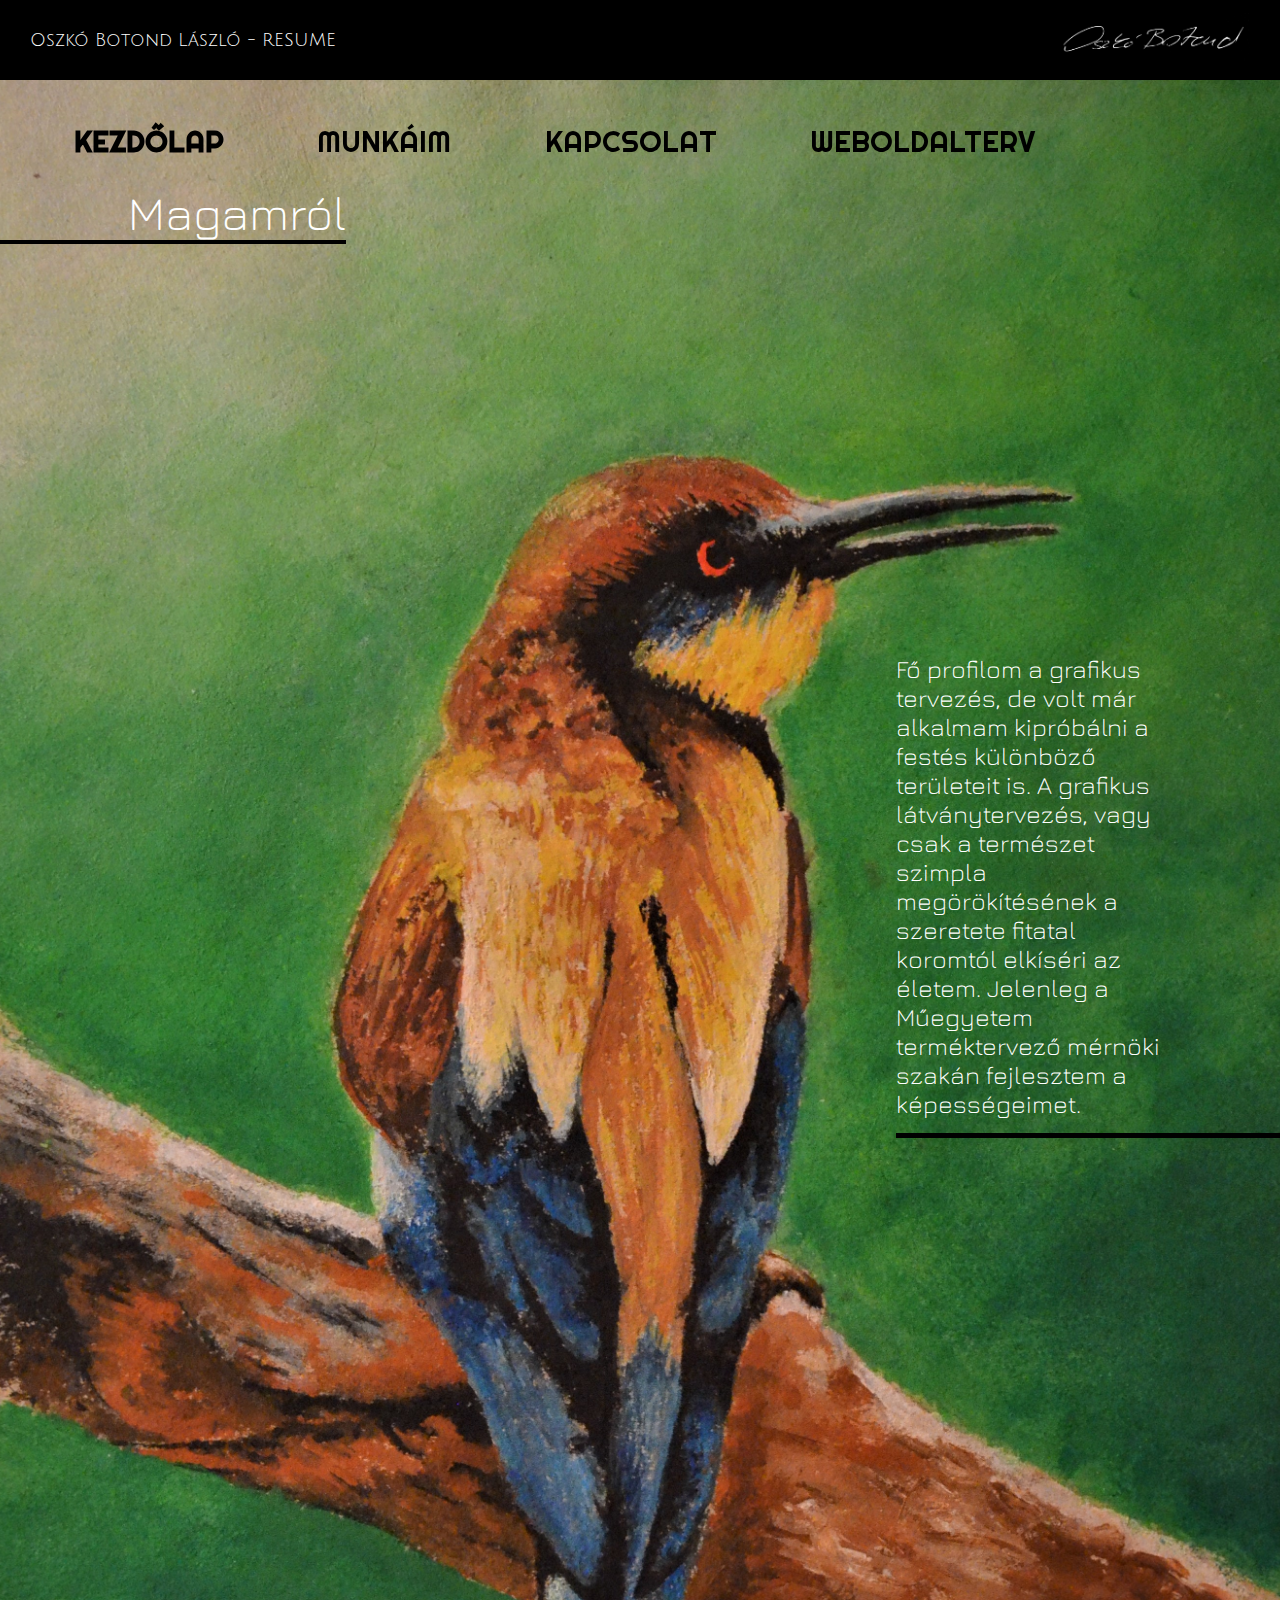
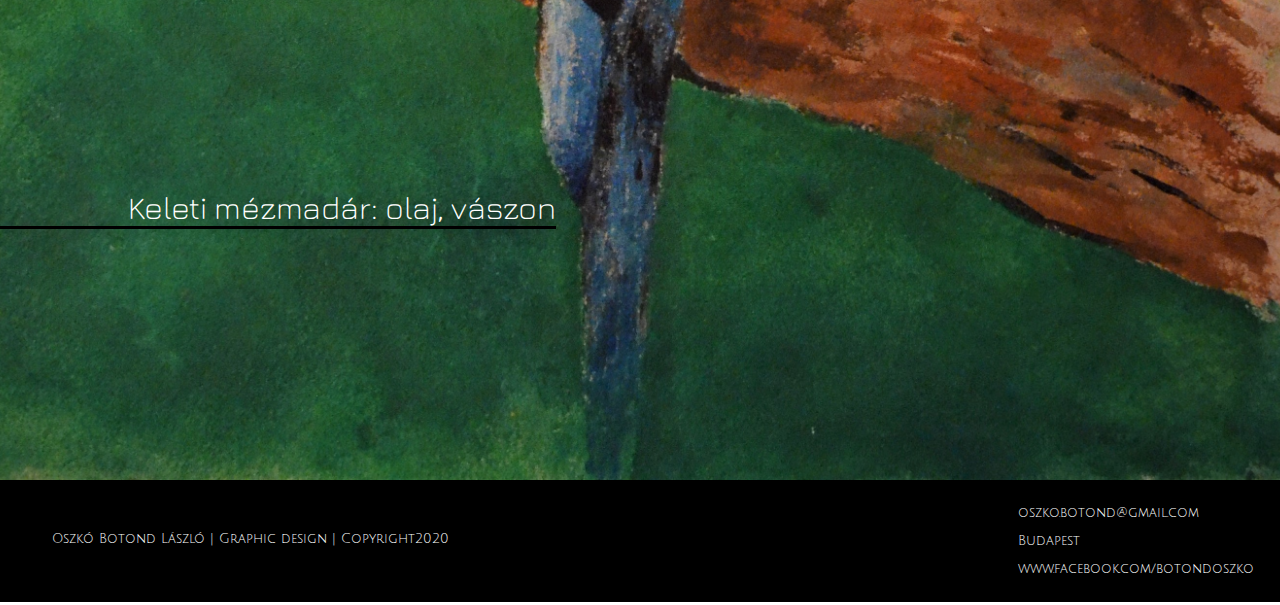
<file: index.html>
<!DOCTYPE html>
<html>
<head>
	<title>Oszkó Botond László RESUME</title>
	<meta charset="utf-8"/>   
    <meta name="viewport" content="width=device-width, initial-scale=1"/>
    <link rel="stylesheet" type="text/css" href="portfolio.css"/> 
	<link rel="preconnect" href="https://fonts.gstatic.com"/>
	<link href="https://fonts.googleapis.com/css2?family=Julius+Sans+One&display=swap" rel="stylesheet"/> 
	<link rel="preconnect" href="https://fonts.gstatic.com"/>
	<link href="https://fonts.googleapis.com/css2?family=Righteous&display=swap" rel="stylesheet"/> 
	<link rel="preconnect" href="https://fonts.gstatic.com"/>
	<link href="https://fonts.googleapis.com/css2?family=Jura&display=swap" rel="stylesheet"/> 


</head>

<body>
	<header class="headerclass">
		<div class="header_bal">
			<div>Oszkó Botond László - RESUME</div>
		</div>
		<div class="header_jobb">
			<img src="signature_inverse.jpg">
 		</div>
	</header>

	<main class="mainclass01">
		<div class="navigacio">
			<a class="passziv aktiv" href="#home">KEZDŐLAP</a>
  			<a class="passziv" href="munkaim.html">MUNKÁIM</a>
  			<a class="passziv" href="kapcsolat.html">KAPCSOLAT</a>
  			<a class="passziv" href="weboldalterv.html">WEBOLDALTERV</a>
		</div>
		<a><span class="intocim">Magamról</span></a>
		<div class="intoszoveg">
    	<p>Fő profilom a grafikus tervezés, de volt már alkalmam kipróbálni a festés különböző területeit is. A grafikus látványtervezés, vagy csak a természet szimpla megörökítésének a szeretete fitatal koromtól elkíséri az életem. Jelenleg a Műegyetem terméktervező mérnöki szakán fejlesztem a képességeimet.</p>
  		</div>
  		<div class="mezmadar">Keleti mézmadár: olaj, vászon</div>
	</main>
	
	<footer class="footerclass">
		<div class="footer01">Oszkó Botond László | Graphic design | Copyright2020</div>
		<div class="footer02">oszko.botond@gmail.com <br> <br>Budapest<br> <br>
		www.facebook.com/botondoszko</div>
	</footer>
</body>
</html>
</file>
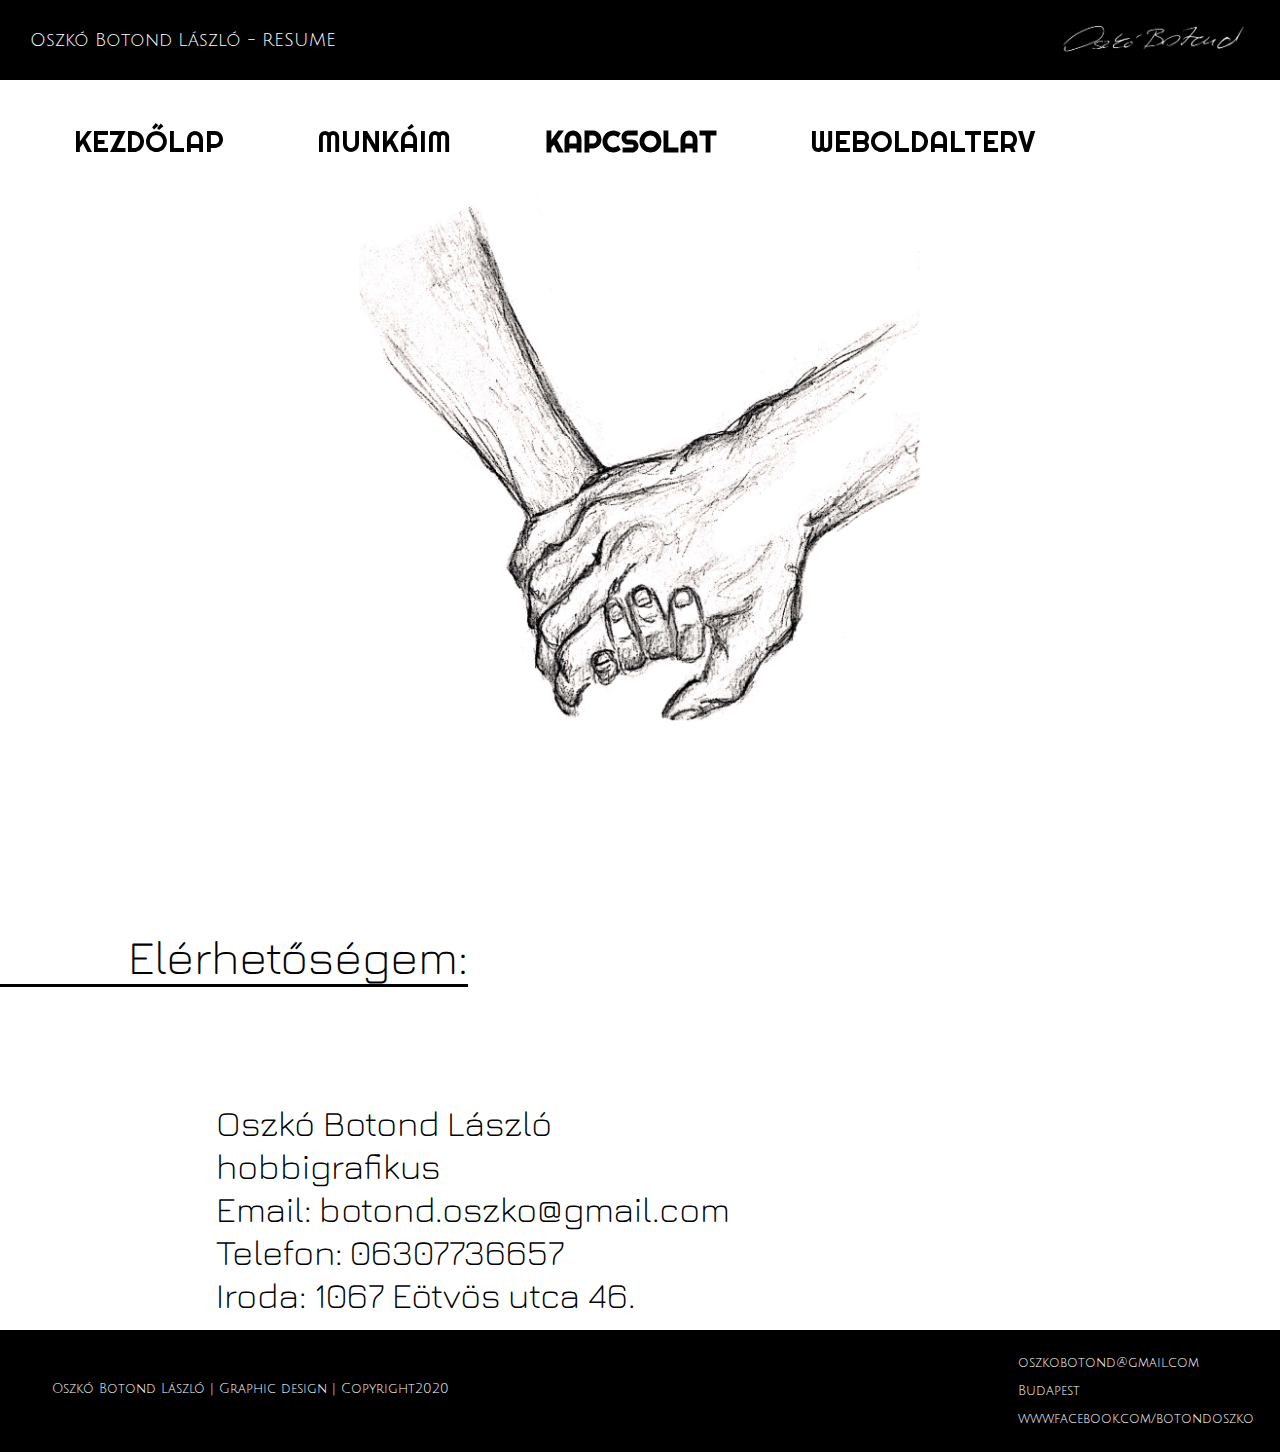
<file: kapcsolat.html>
<!DOCTYPE html>
<html>	
<head>
	<title>Oszkó Botond László RESUME</title>
	<meta charset="utf-8"/>   
    <meta name="viewport" content="width=device-width, initial-scale=1"/>
    <link rel="stylesheet" type="text/css" href="portfolio.css"/> 
	<link rel="preconnect" href="https://fonts.gstatic.com"/>
	<link href="https://fonts.googleapis.com/css2?family=Julius+Sans+One&display=swap" rel="stylesheet"/> 
	<link rel="preconnect" href="https://fonts.gstatic.com"/>
	<link href="https://fonts.googleapis.com/css2?family=Righteous&display=swap" rel="stylesheet"/> 
	<link rel="preconnect" href="https://fonts.gstatic.com"/>
	<link href="https://fonts.googleapis.com/css2?family=Jura&display=swap" rel="stylesheet"/> 


</head>

<body>
	<header class="headerclass">
		<div class="header_bal">
			<div>Oszkó Botond László - RESUME</div>
		</div>
		<div class="header_jobb">
			<img src="signature_inverse.jpg">
 		</div>
	</header>

	<main class="mainclass02">
		<div class="navigacio">
			<a class="passziv" href="index.html">KEZDŐLAP</a>
  			<a class="passziv" href="munkaim.html">MUNKÁIM</a>
  			<a class="passziv aktiv" href="#contact">KAPCSOLAT</a>
  			<a class="passziv" href="weboldalterv.html">WEBOLDALTERV</a>
		</div>
		<div class="kapcsolatmain">
			<img src="kezekfinal.png">
		<div class="altalanoscim">Elérhetőségem:</div>
		<div class="kapcsolatszoveg">Oszkó Botond László<br>hobbigrafikus<br>Email:   botond.oszko@gmail.com<br>Telefon: 06307736657<br>Iroda: 1067 Eötvös utca 46.
		</div>
	</main>
	
	<footer class="footerclass">
		<div class="footer01">Oszkó Botond László | Graphic design | Copyright2020</div>
		<div class="footer02">oszko.botond@gmail.com <br> <br>Budapest<br> <br>
		www.facebook.com/botondoszko</div>
	</footer>
</body>
</html>
</file>
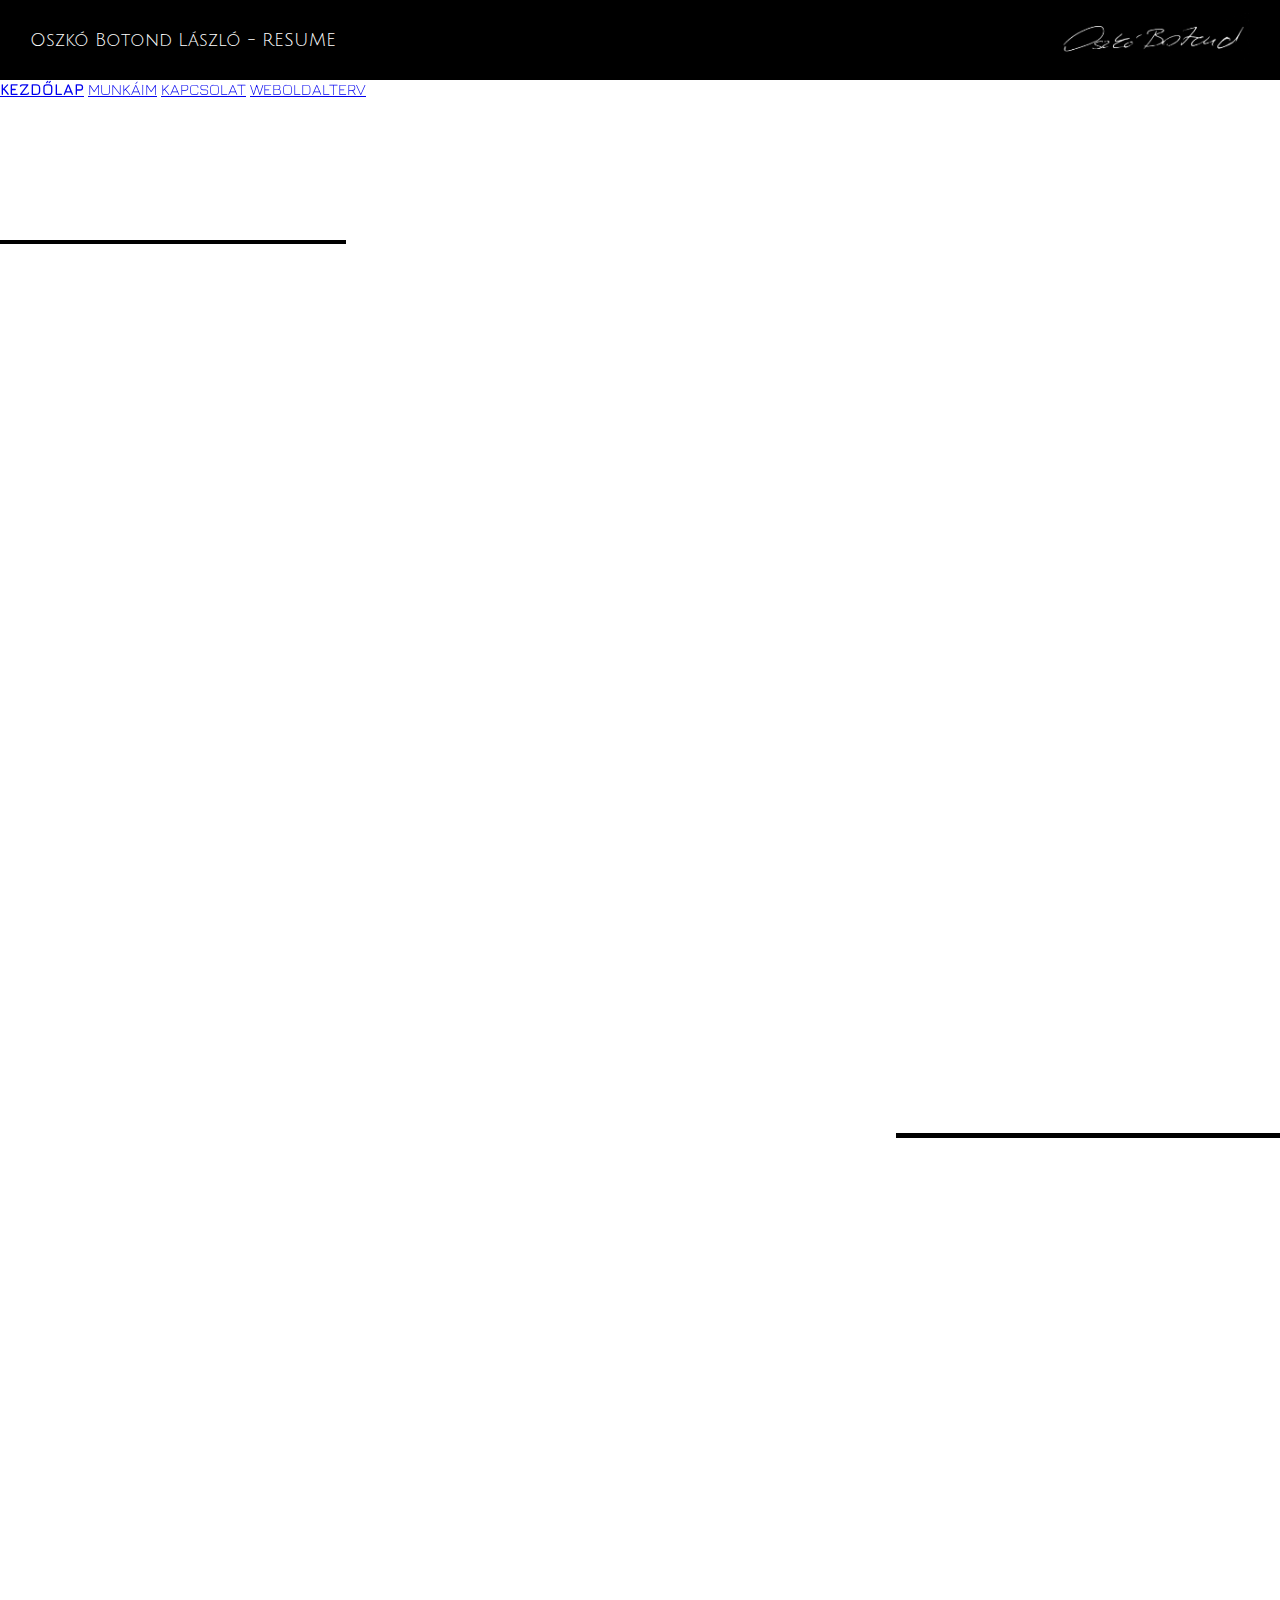
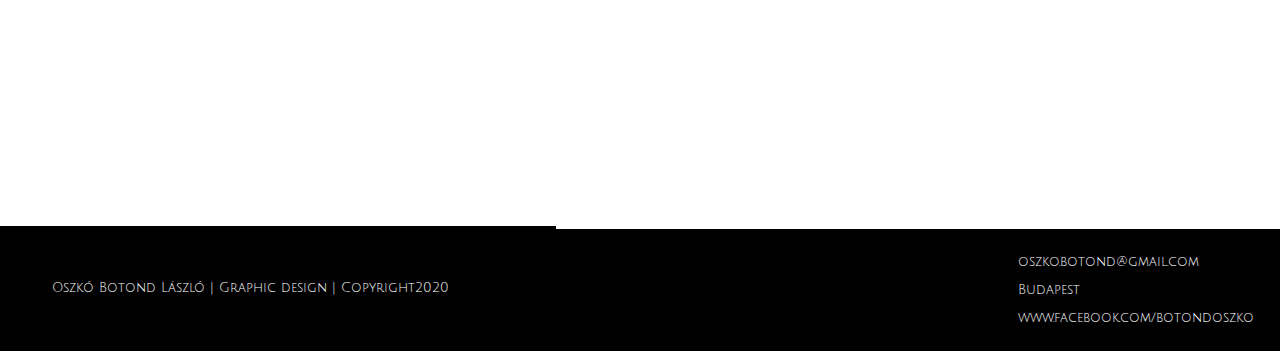
<file: portfolio.html>
<!DOCTYPE html>
<html>
<head>
	<title>Oszkó Botond László RESUME</title>
	<meta charset="utf-8"/>   
    <meta name="viewport" content="width=device-width, initial-scale=1"/>
    <link rel="stylesheet" type="text/css" href="portfolio.css"/> 
	<link rel="preconnect" href="https://fonts.gstatic.com"/>
	<link href="https://fonts.googleapis.com/css2?family=Julius+Sans+One&display=swap" rel="stylesheet"/> 
	<link rel="preconnect" href="https://fonts.gstatic.com"/>
	<link href="https://fonts.googleapis.com/css2?family=Righteous&display=swap" rel="stylesheet"/> 
	<link rel="preconnect" href="https://fonts.gstatic.com"/>
	<link href="https://fonts.googleapis.com/css2?family=Jura&display=swap" rel="stylesheet"/> 


</head>

<body>
	<header class="headerclass">
		<div class="header_bal">
			<div>Oszkó Botond László - RESUME</div>
		</div>
		<div class="header_jobb">
			<img src="signature_inverse.jpg">
 		</div>
	</header>

	<main class="mainclass">
		<div class="navigacio">
			<a class="aktiv" href="#home">KEZDŐLAP</a>
  			<a class="passziv01" href="#myworks">MUNKÁIM</a>
  			<a class="passziv02" href="kapcsolat.html">KAPCSOLAT</a>
  			<a class="passziv03" href="#webplan">WEBOLDALTERV</a>
		</div>
		<a><span class="intocim">Magamról</span></a>
		</div>
		<div class="intoszoveg">
    	<p><span>Fő profilom a grafikus tervezés, de volt már alkalmam kipróbálni a festés különböző területeit is. A grafikus látványtervezés, vagy csak a természet szimpla megörökítésének a szeretete fitatal koromtól elkíséri az életem. Jelenleg a Műegyetem terméktervező mérnöki szakán fejlesztem a képességeimet.</span>	</p>
  		</div>
  		<div class="mezmadar">Keleti mézmadár: olaj, vászon</div>
	</main>
	
	<footer class="footerclass">
		<div class="footer01">Oszkó Botond László | Graphic design | Copyright2020</div>
		<div class="footer02">oszko.botond@gmail.com <br> <br>Budapest<br> <br>
		www.facebook.com/botondoszko</div>
	</footer>
</body>
</html>
</file>
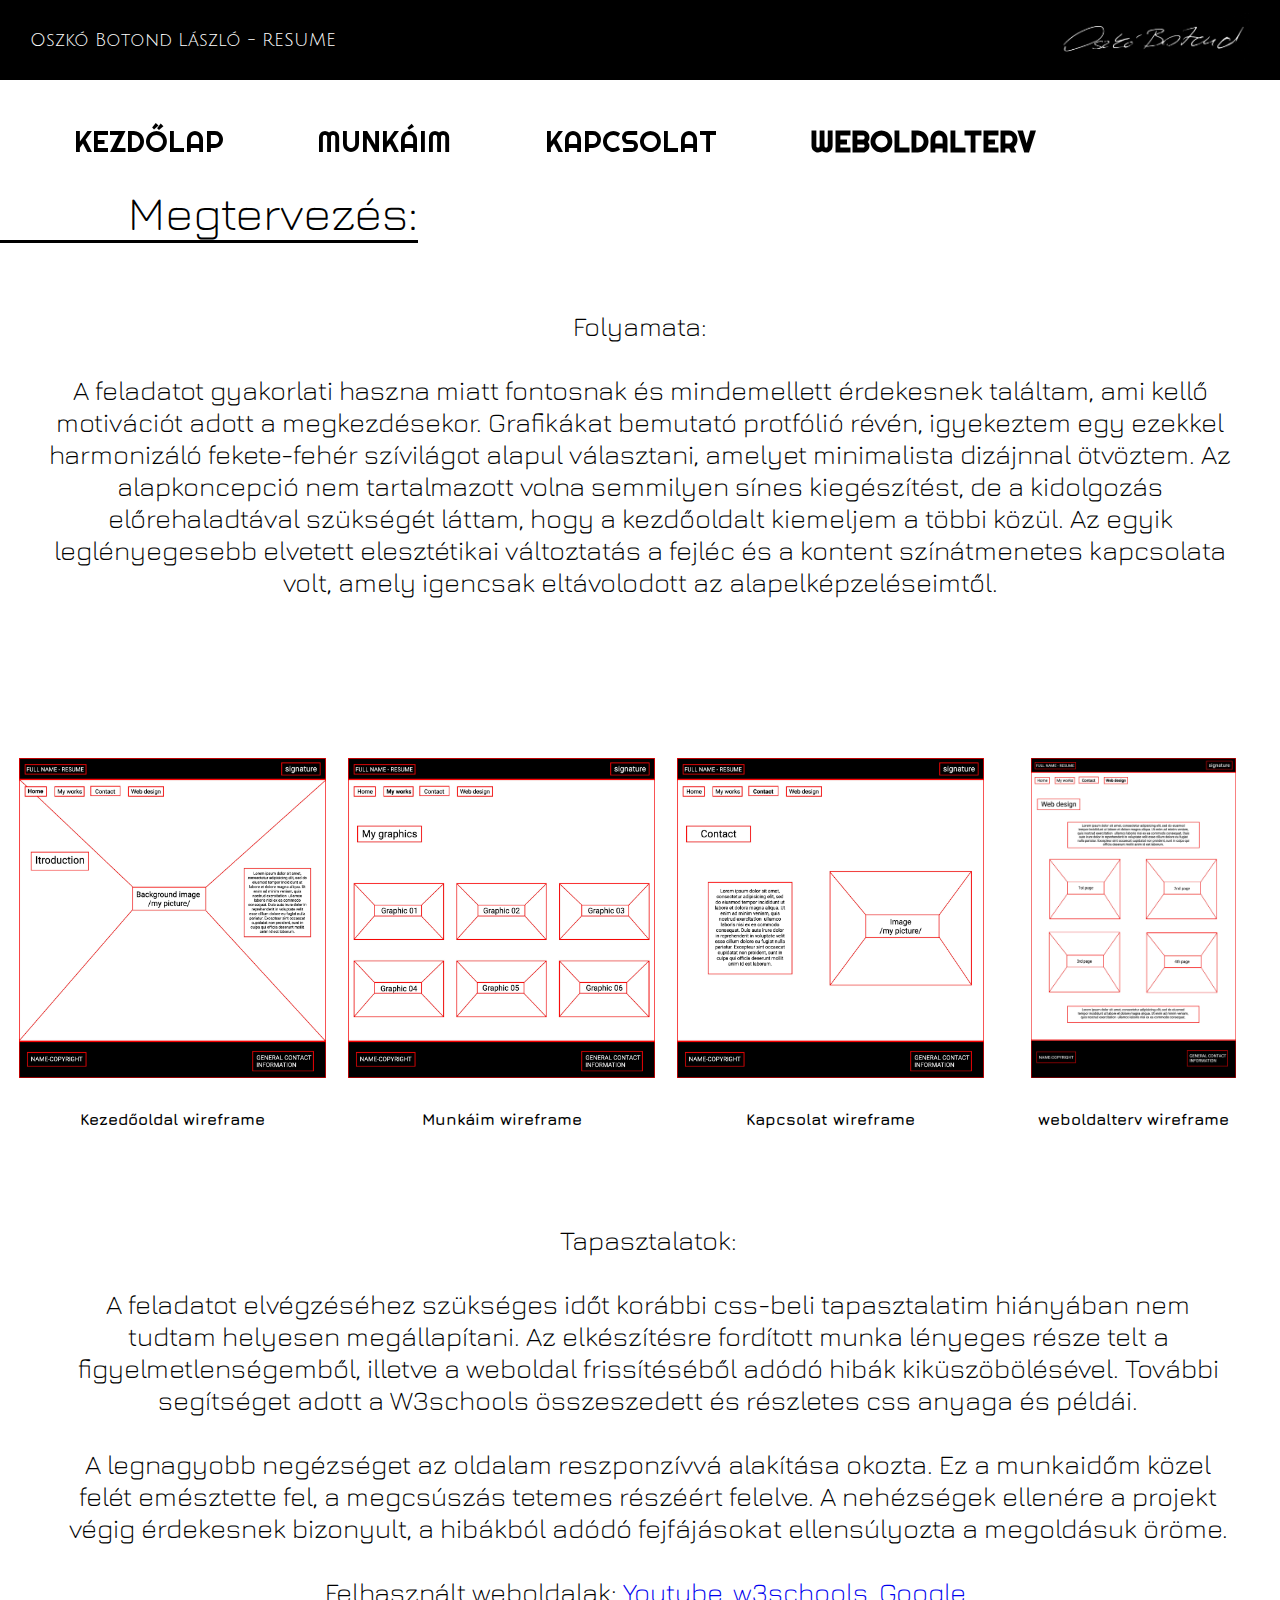
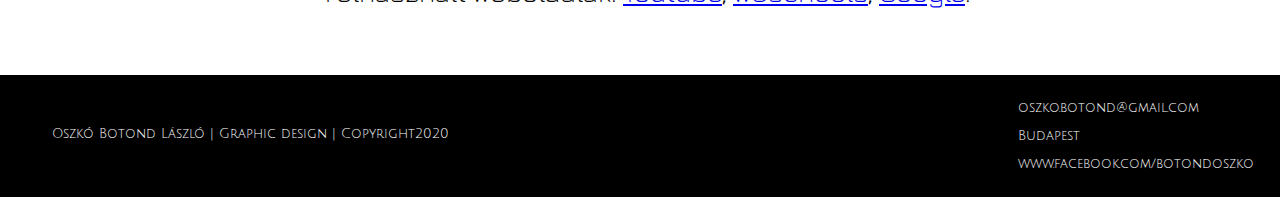
<file: weboldalterv.html>
<!DOCTYPE html>
<html>
<head>
	<title>Oszkó Botond László RESUME</title>
	<meta charset="utf-8"/>   
    <meta name="viewport" content="width=device-width, initial-scale=1"/>
    <link rel="stylesheet" type="text/css" href="portfolio.css"/> 
	<link rel="preconnect" href="https://fonts.gstatic.com"/>
	<link href="https://fonts.googleapis.com/css2?family=Julius+Sans+One&display=swap" rel="stylesheet"/> 
	<link rel="preconnect" href="https://fonts.gstatic.com"/>
	<link href="https://fonts.googleapis.com/css2?family=Righteous&display=swap" rel="stylesheet"/> 
	<link rel="preconnect" href="https://fonts.gstatic.com"/>
	<link href="https://fonts.googleapis.com/css2?family=Jura&display=swap" rel="stylesheet"/> 


</head>

<body>
	<header class="headerclass">
		<div class="header_bal">
			<div>Oszkó Botond László - RESUME</div>
		</div>
		<div class="header_jobb">
			<img src="signature_inverse.jpg">
 		</div>
	</header>

	<main class="mainclass03">
		<div class="navigacio">
			<a class="passziv" href="index.html">KEZDŐLAP</a>
  			<a class="passziv" href="munkaim.html">MUNKÁIM</a>
  			<a class="passziv" href="kapcsolat.html">KAPCSOLAT</a>
  			<a class="passziv aktiv" href="#webplan">WEBOLDALTERV</a>
		</div>
		<div class="altalanoscim">Megtervezés:</div>
		<div class="weboldalszoveg01">
			Folyamata:<br><br>A feladatot gyakorlati haszna miatt fontosnak és mindemellett érdekesnek találtam, ami kellő motivációt adott a megkezdésekor. Grafikákat bemutató protfólió révén, igyekeztem egy ezekkel harmonizáló fekete-fehér szívilágot alapul választani, amelyet minimalista dizájnnal ötvöztem. Az alapkoncepció nem tartalmazott volna semmilyen sínes kiegészítést, de a kidolgozás előrehaladtával szükségét láttam, hogy a kezdőoldalt kiemeljem a többi közül. Az egyik leglényegesebb elvetett elesztétikai változtatás a fejléc és a kontent színátmenetes kapcsolata volt, amely igencsak eltávolodott az alapelképzeléseimtől.
		</div>
		<div class="kepek_flex_racs">
			<div class="kep_kartya">
          		<div class="kep">
              			<img src="webplan01.jpg">
            	</div>
            	<p>Kezedőoldal wireframe</p>
          	</div>
			<div class="kep_kartya">
          		<div class="kep">
              			<img src="webplan02.jpg">
            	</div>
            	<p>Munkáim wireframe</p>
          	</div>
			<div class="kep_kartya">
          		<div class="kep">
              			<img src="webplan03.jpg">
            	</div>
            	<p>Kapcsolat wireframe</p>
      		</div>
			<div class="kep_kartya">
          		<div class="kep">
              			<img src="webplan04.jpg">
            	</div>
            	<p>weboldalterv wireframe</p>
        	</div>
        	<div class="weboldalszoveg02">
        		Tapasztalatok:<br><br>A feladatot elvégzéséhez szükséges időt korábbi css-beli tapasztalatim hiányában nem tudtam helyesen megállapítani. Az elkészítésre fordított munka lényeges része telt a figyelmetlenségemből, illetve a weboldal frissítéséből adódó hibák kiküszöbölésével. További segítséget adott a W3schools összeszedett és részletes css anyaga és példái.<br><br>A legnagyobb negézséget az oldalam reszponzívvá alakítása okozta. Ez a munkaidőm közel felét emésztette fel, a megcsúszás tetemes részéért felelve. A nehézségek ellenére a projekt végig érdekesnek bizonyult, a hibákból adódó fejfájásokat ellensúlyozta a megoldásuk öröme.<br><br>Felhasznált weboldalak: <a href="https://www.youtube.com/">Youtube</a>, <a href="https://www.w3schools.com/">w3schools</a>, <a href="https://www.google.com/">Google</a>. 
        	</div>
	</main>
	
	<footer class="footerclass">
		<div class="footer01">Oszkó Botond László | Graphic design | Copyright2020</div>
		<div class="footer02">oszko.botond@gmail.com <br> <br>Budapest<br> <br>
		www.facebook.com/botondoszko</div>
	</footer>
</body>
</html>
</file>
<file: portfolio.css>
body{
	font-size: 16px;
	font-family: 'Jura', sans-serif;
	font-weight: 300;
}

*, *::before, *::after{
	box-sizing: border-box;
	margin: 0;
	padding: 0;
}

img{
	max-width: 100%;
}

a:link {​​​​
  text-decoration: none;
}​​​​

/*--layout--*/											 

	body{
		display: grid;
		grid-template-areas: 
			"fejlec"
			"kontent"
			"lablec"
		;
		grid-template-columns: 1fr;
		grid-template-rows: max-content 1fr max-content;
		min-height: 100vh;
		position: relative;
	}

	header{
		grid-area: fejlec;
		
		
	}

	main{
		grid-area: kontent;
		
		
		
	}
	footer{
		grid-area: lablec;
		
		

	}
	.menuclass{
		grid-area: menu;
		
		
	}

/*--layout end--*/

/*--azonos_header--*/
	
	.headerclass{
  		overflow: auto;
  		background-color: #000000;
  		position: sticky;
  		top: 0;
	}

	.header_bal{
		color: #ffffff;
		margin-top: 30px;
		margin-bottom: 30px;
		margin-left: 30px;
		font-size: 18px;
		font-family: 'Julius Sans One', sans-serif;
		display: inline-block;
		min-width: max-content;
		
	}

	.header_jobb {
		float: right;
		display: block; 
		text-align: left;
    	margin-top: 13px;
  		margin-right: 30px;


	}

	.header_jobb img{
		max-height: 3rem;

	}

	.header_jobb {
    	border: 0px solid #ffffff;
    }

    @media only screen and (max-width: 600px){
	    .header_jobb {
			display: block; 
	    	margin: 1em;
	    	text-align: center;
		}

		.header_bal{
			color: #ffffff;
			margin: 1em;
			font-size: 18px;
			font-family: 'Julius Sans One', sans-serif;
			display: block;
			min-width: max-content;
		}
		.headerclass{
	  		overflow: auto;
	  		background-color: #000000;
	  		position: sticky;
	  		top: 0;
	  		text-align: center;
		}
    }

    

/*--azonos_header_end--*/

/*--main--*/



	.mainclass01{
		background-image: url(keleti_mezmadar.jpg);
		background-position: center;
		background-repeat: no-repeat;
		background-size: cover;
		position: center;
		height: 2000px;
		overflow: hidden;
	}

	.mainclass02{
		background-position: center;
		background-repeat: no-repeat;
		background-size: cover;
		background-color: white;
		width: 100%;
		overflow: hidden;
	}

	.mainclass03{
		background-color: white;
		background-position: center;
		background-repeat: no-repeat;
		background-size: cover
		width: 100%;
		overflow: hidden;
		
	}

	.navigacio{
  		color: black;
  		position: fixed;
  		top: 0
  		text-align: left;
  		text-decoration: none;
  		

  	}

  	.aktiv{
  		font-weight: bold;
  	}

  	.passziv:hover{
		color: #ffffff;
		transition: .4s;
		text-shadow: -1px -1px 1px rgba(255,255,255,.1), 1px 1px 1px rgba(0,0,0,.5), 0px 0px 5px #000000;
	}

	
	.passziv{
  		display: inline-block;
  		text-decoration: none;
  		color: black;
  		text-align: center;
  		padding: 14px 16px;
  		font-size: 1.8em;
  		font-family: 'Righteous', cursive;
  		margin: 1em 0 0 2em;	

  	}

  	@media only screen and (max-width: 1045px){
  		.navigacio{
	  		color: black;
	  		position: sticky;
	  		top: 0
	  		text-decoration: none;
	  		text-align: center;  
	  	}
	  	.passziv{
	  		display: block;
	  		color: black;
	  		text-align: center;
	  		padding: 14px 16px;
	  		font-size: 1.8em;
	  		font-family: 'Righteous', cursive;
	  		margin: 1em;	
		}



  	}

 	.intoszoveg {
 		color: #ffffff;
 		font-size: 25px;
 		float: right;
 		margin-top: 410px;	 
 		width: 30%;
 		padding-bottom: 15px;
 		padding-right: 110px;
 		border-bottom: 5px solid black;

 	}

 	.mezmadar {
		color: white;
		display: inline-block;
		margin-top: 96.5rem;
		padding-left: 8rem;
		font-size: 2rem;
		border-bottom: 0.2rem solid black;


	}

 	@media only screen and (max-width: 1045px){
 		.intoszoveg {
	 		color: #ffffff;
	 		font-size: 25px;
	 		float: unset;
	 		margin-top: 120px; 
	 		width: 100%;
	 		padding-bottom: 15px;
	 		margin-left: 2em;
	 		border-bottom: 5px solid black;
	 	}


		.mezmadar {
		color: white;
		display: inline-block;
		margin-top: 55.5rem;
		padding-left: 8rem;
		font-size: 2rem;
		border-bottom: 0.2rem solid black;
		}
	}

 	.intocim {
 		color: white;
		display: inline-block;
		margin-top: 6.5rem;
		margin-right: 140rem;
		padding-left: 8rem;
		font-size: 3rem;
		border-bottom: 0.3rem solid black;
 		
	}

	.kapcsolatmain img {
		display: inline-block;
		max-width: 50rem;
		max-height: 34.5rem;
		margin: 6rem;
		float: right;
	}

	@media only screen and (max-width: 1560px){
		.kapcsolatmain img {
			display: block;
			max-width: 50rem;
			max-height: 34.5rem;
			margin: 6rem auto;
			float: unset;
		}
	}

	.altalanoscim{
		display: inline-block;
		margin-top: 6.5rem;
		margin-right: 20rem;
		padding-left: 8rem;
		font-size: 3rem;
		border-bottom: 0.2rem solid black;

	}

	.kapcsolatszoveg { 
		margin-top: 100px;
		font-size: 36px;
		color: black;
  		float: left;
  		display: inline-block;
  		text-align: left;
  		padding: 14px 16px;
  		margin-left: 200px; 	
	}

	.kepek_flex_racs {
		display: flex;
		flex-wrap: wrap;
		margin-left: 1rem;
		margin-top: 7rem;

	}
	.kepek_flex_racs .kep_kartya {
		flex-grow: 1;
		margin-right: 1rem;
		margin-bottom: 1rem;
	}
	.kep {
		height: 20rem;
		background-color: rgba(0,0,0,0); 
		text-align: center;
	}
	.kep_kartya	.kep img {
		width: 100%;
		height: 100%;
		object-fit: contain;
	}
	.kep_kartya	.kep:hover 	{
		-webkit-box-shadow: 0 2px 12px 0 rgba(0,0,0,.3);
			-moz-box-shadow:    0 2px 12px 0 rgba(0,0,0,.3);
			box-shadow: 0 2px 12px 0 rgba(0,0,0,.3);    
		
	}
	.kep_kartya p {
		font-size: 1rem;
		padding: 2rem;
		text-align: center;
		text-decoration: none;
		color: black;
		font-weight: bold;


	}

	.kapcsolatszoveg { 
		margin-top: 100px;
		font-size: 36px;
		color: black;
  		float: left;
  		display: inline-block;
  		text-align: left;
  		padding: 14px 16px;
  		margin-left: 200px; 	
	}

	.weboldalszoveg01 { 
		margin-top: 1.2rem;
		font-size: 1.7rem;
		color: black;
  		display: inline-block;
  		text-align: center;
  		padding: 3rem;
  		 	
	}

	.weboldalszoveg02 { 
		margin-bottom: 1.2rem;
		font-size: 1.7rem;
		color: black;
  		display: inline-block;
  		text-align: center;
  		padding: 3rem;
  		 	
	}


/*--main end--*/

/*--azonos footer--*/

	.footerclass{
		background-color: black;
		color: white;
		z-index: 5;
		display: inline-block;
		width: 100%;


	}

	.footer01{
		font-size: 13px;
		font-family: 'Julius Sans One', sans-serif;
		min-width: max-content;
		padding: 4em;
		float: left; 
	}

	.footer02{
		font-size: 13px;
		padding: 2em;
		font-family: 'Julius Sans One', sans-serif;
		min-width: max-content;
		float: right;
	}

/*--azonos footer end--*/
</file>
